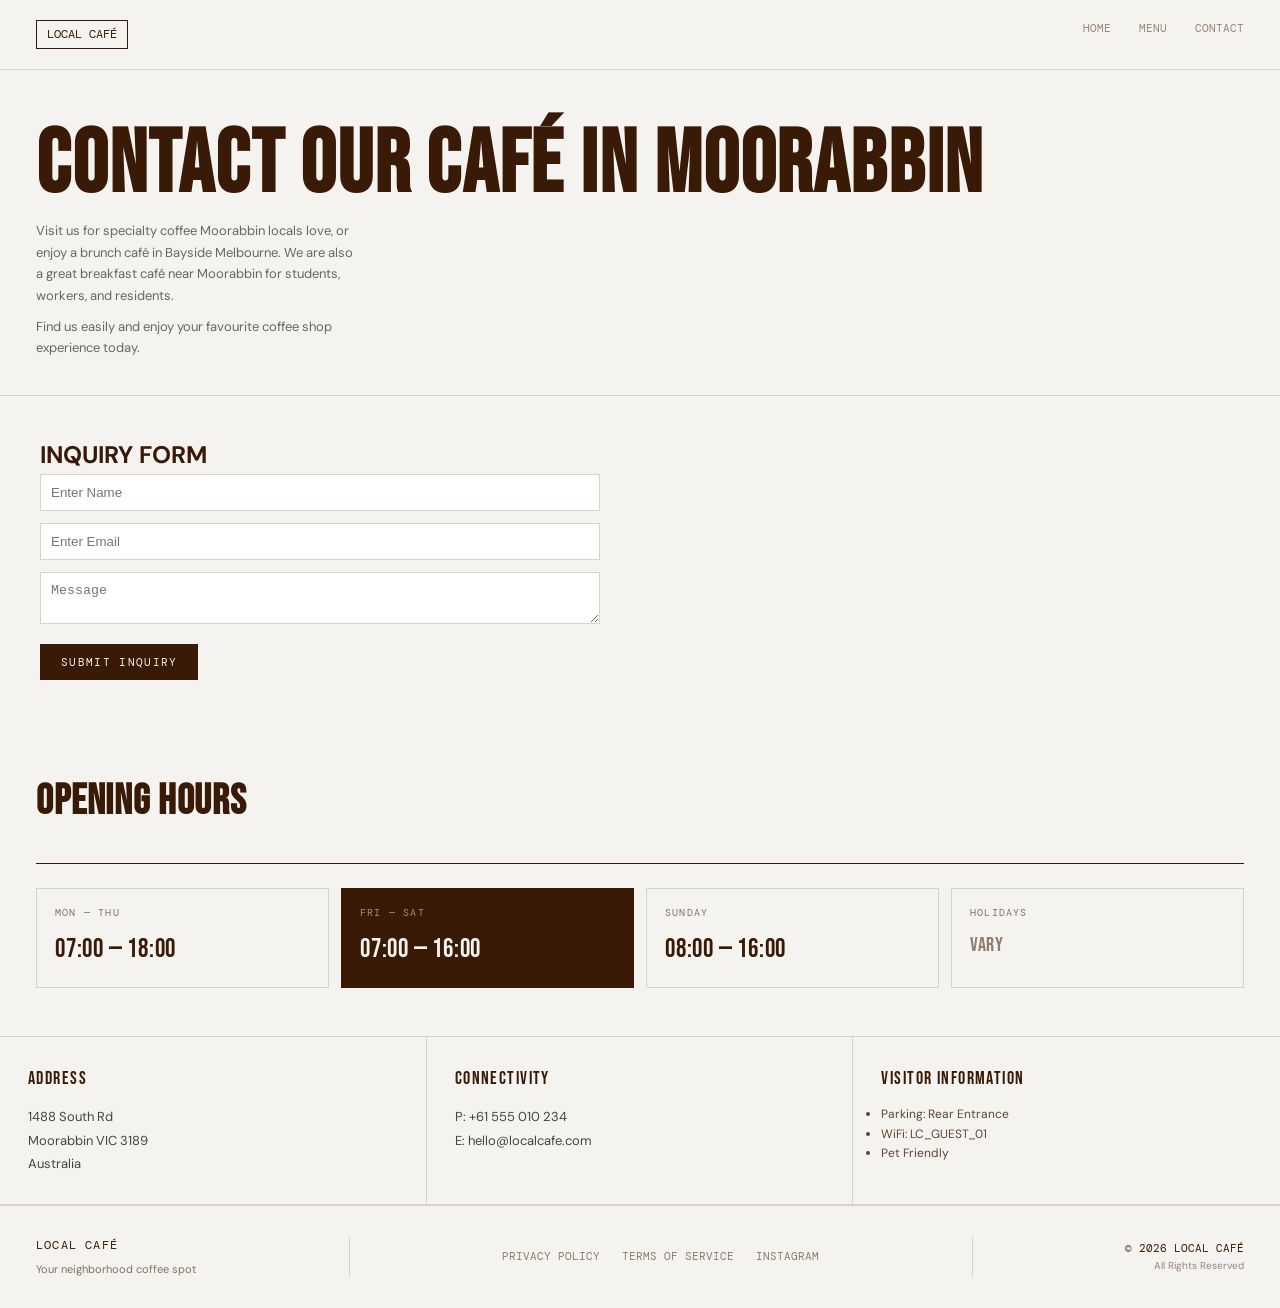
<file: contact.html>
<!DOCTYPE html>
<html lang="en">
<head>
  <meta charset="UTF-8" />
  <meta name="viewport" content="width=device-width, initial-scale=1.0"/>
  <title>Contact - Local Café</title>

  <link rel="preconnect" href="https://fonts.googleapis.com">
  <link rel="preconnect" href="https://fonts.gstatic.com" crossorigin>
  <link href="https://fonts.googleapis.com/css2?family=Bebas+Neue&family=DM+Mono&family=DM+Sans&display=swap" rel="stylesheet">

  <link rel="stylesheet" href="./style.css">

 <!-- Google tag (gtag.js) -->
<script async src="https://www.googletagmanager.com/gtag/js?id=G-DY2CH483L8"></script>
<script>
  window.dataLayer = window.dataLayer || [];
  function gtag(){dataLayer.push(arguments);}
  gtag('js', new Date());

  gtag('config', 'G-DY2CH483L8');
</script>
</head>

<body>

<div id="page-contact">

  <!-- NAV -->
  <nav>
    <div class="nav-logo">Local Café</a></div>
    <div class="nav-links">
      <a href="./index.html">Home</a>
      <a href="./menu.html">Menu</a>
      <a href="./contact.html" class="active">Contact</a>
    </div>
  </nav>

  <main>

    <div class="page-header">
      <div class="page-header-left">
        <h1>Contact Our Café in Moorabbin</h1>
        <p>Visit us for specialty coffee Moorabbin locals love, or enjoy a brunch café in Bayside Melbourne. We are also a great breakfast café near Moorabbin for students, workers, and residents.</p>
        <p>Find us easily and enjoy your favourite coffee shop experience today.</p>
      </div>
    </div>

    <div class="contact-grid">
      <!-- FORM -->
      <div class="inquiry-panel">
        <h2>INQUIRY FORM</h2>

        <input class="form-control" placeholder="Enter Name">
        <input class="form-control" placeholder="Enter Email">
        <textarea class="form-control" placeholder="Message"></textarea>

        <button class="btn btn-dark">Submit Inquiry</button>
      </div>

      <!-- MAP -->
      <div class="map-panel">
        <div class="map-placeholder">
          <!-- Map would be embedded here -->
           <iframe 
            src="https://www.google.com/maps?q=Moorabbin%20VIC&output=embed"
            width="100%" 
            height="300" 
            style="border:0;"
            allowfullscreen>
            </iframe>
        </div>
      </div>
    </div>

        <!-- Hours -->
    <section class="hours-section">
      <div class="hours-header">
        <h2>OPENING HOURS</h2>
      </div>

      <div class="hours-rule"></div>

      <div class="hours-grid">
        <div class="hours-card">
          <div class="hours-day">Mon — Thu</div>
          <div class="hours-time">07:00 — 18:00</div>
        </div>

        <div class="hours-card highlight">
          <div class="hours-day">Fri — Sat</div>
          <div class="hours-time">07:00 — 16:00</div>
        </div>

        <div class="hours-card">
          <div class="hours-day">Sunday</div>
          <div class="hours-time">08:00 — 16:00</div>
        </div>

        <div class="hours-card">
          <div class="hours-day">Holidays</div>
          <div class="hours-time" style="font-size:20px;opacity:0.55;">Vary</div>
        </div>
      </div>
    </section>

   <!-- Info Row -->
    <div class="contact-info-row">
      <div class="info-card">
        <div class="info-card-title">ADDRESS</div>
        <address>
          1488 South Rd<br>
          Moorabbin VIC 3189<br>
          Australia
        </address>
      </div>
      <div class="info-card">
        <div class="info-card-title">CONNECTIVITY</div>
        <p>
          P: +61 555 010 234<br>
          E: hello@localcafe.com
        </p>
      </div>
      <div class="info-card">
        <div class="info-card-title">Visitor Information</div>
        <ul class="bullet-list">
          <li>Parking: Rear Entrance</li>
          <li>WiFi: LC_GUEST_01</li>
          <li>Pet Friendly</li>
        </ul>
      </div>
    </div>
  </main>

 <!-- FOOTER -->
<footer class="footer">
  
  <div class="footer-left">
    <div class="footer-logo">Local Café</div>
    <p class="footer-tag">Your neighborhood coffee spot</p>
  </div>

  <div class="footer-divider"></div>

  <div class="footer-center">
    <a href="#">Privacy Policy</a>
    <a href="#">Terms of Service</a>
    <a href="#">Instagram</a>
  </div>

  <div class="footer-divider"></div>

  <div class="footer-right">
    <div class="footer-copy">© 2026 Local Café</div>
    <div class="footer-small">All Rights Reserved</div>
  </div>

</footer>

</div>

</body>
</html>
</file>
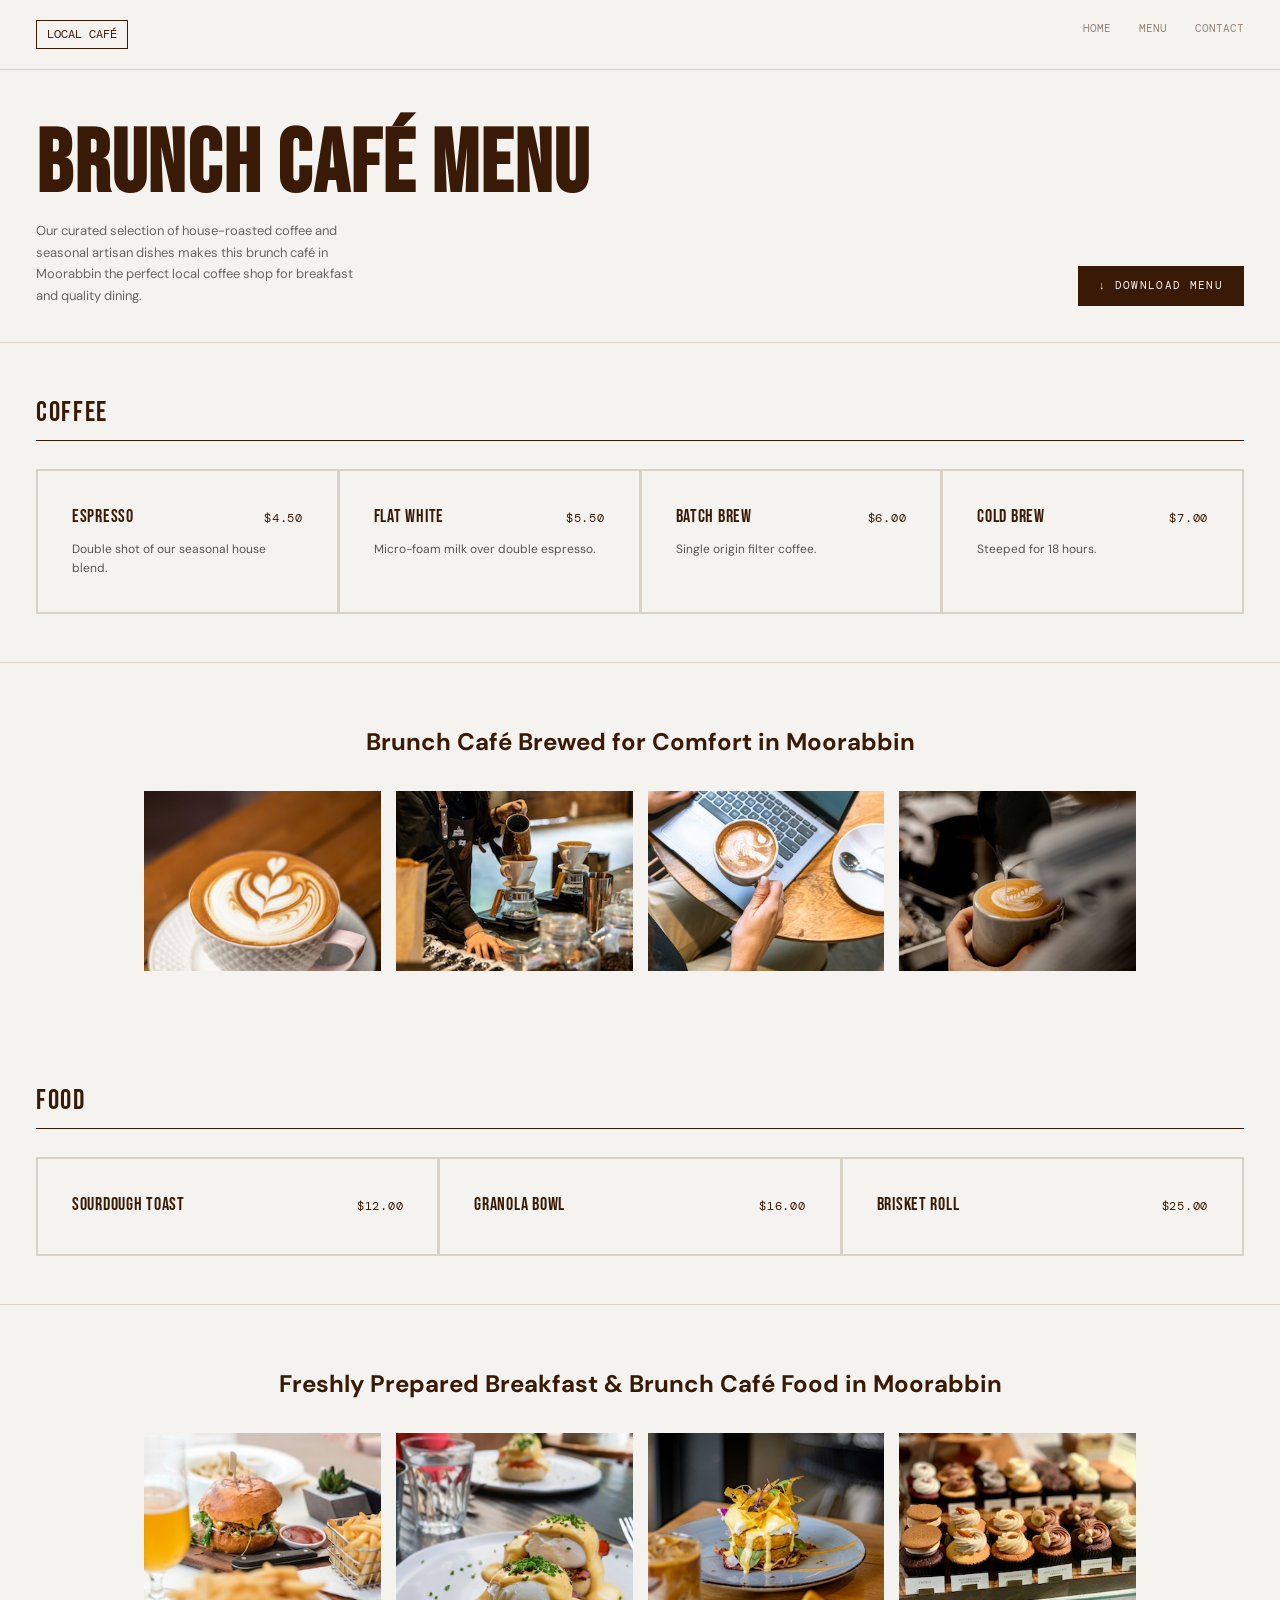
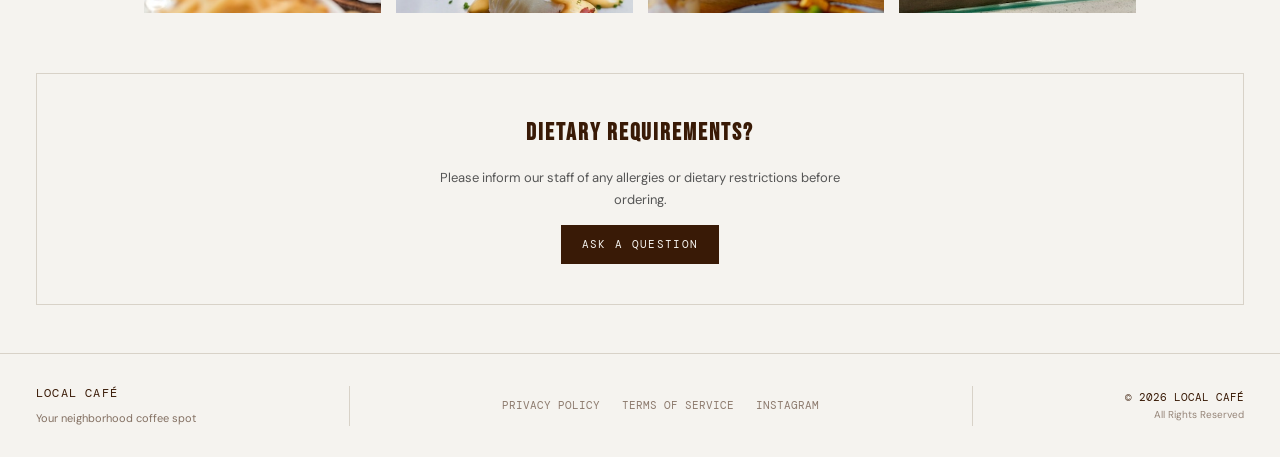
<file: menu.html>
<!DOCTYPE html>
<html lang="en">
<head>
  <meta charset="UTF-8" />
  <meta name="viewport" content="width=device-width, initial-scale=1.0"/>
  <title>Menu - Local Café</title>

  <link rel="preconnect" href="https://fonts.googleapis.com">
  <link rel="preconnect" href="https://fonts.gstatic.com" crossorigin>
  <link href="https://fonts.googleapis.com/css2?family=Bebas+Neue&family=DM+Mono&family=DM+Sans&display=swap" rel="stylesheet">

  <link rel="stylesheet" href="./style.css">

  
<!-- Google tag (gtag.js) -->
<script async src="https://www.googletagmanager.com/gtag/js?id=G-DY2CH483L8"></script>
<script>
  window.dataLayer = window.dataLayer || [];
  function gtag(){dataLayer.push(arguments);}
  gtag('js', new Date());

  gtag('config', 'G-DY2CH483L8');
</script>
</head>

<body>

<div id="page-menu">

  <!-- NAV -->
  <nav>
    <div class="nav-logo">Local Café</div>
    <div class="nav-links">
      <a href="./index.html">Home</a>
      <a href="./menu.html" class="active">Menu</a>
      <a href="./contact.html">Contact</a>
    </div>
  </nav>

  <main>

    <div class="page-header">
      <div class="page-header-left">
        <h1>Brunch Café MENU</h1>
        <p>Our curated selection of house-roasted coffee and seasonal artisan dishes makes this brunch café in Moorabbin the perfect local coffee shop for breakfast and quality dining.</p>
      </div>
     <a href="./images/cafe_menu.jpg" download class="btn btn-dark">
  ↓ Download Menu
</a>
    </div>

    <!-- COFFEE -->
    <section class="menu-section">
      <div class="menu-section-title">COFFEE</div>
      <div class="menu-rule"></div>

      <div class="menu-grid-4">
        <div class="menu-card">
          <div class="menu-card-body">
            <div class="menu-card-top">
              <div class="menu-card-name">ESPRESSO</div>
              <div class="menu-card-price">$4.50</div>
            </div>
            <p class="menu-card-desc">Double shot of our seasonal house blend.</p>
          </div>
        </div>

        <div class="menu-card">
          <div class="menu-card-body">
            <div class="menu-card-top">
              <div class="menu-card-name">FLAT WHITE</div>
              <div class="menu-card-price">$5.50</div>
            </div>
            <p class="menu-card-desc">Micro-foam milk over double espresso.</p>
          </div>
        </div>

        <div class="menu-card">
          <div class="menu-card-body">
            <div class="menu-card-top">
              <div class="menu-card-name">BATCH BREW</div>
              <div class="menu-card-price">$6.00</div>
            </div>
            <p class="menu-card-desc">Single origin filter coffee.</p>
          </div>
        </div>

        <div class="menu-card">
          <div class="menu-card-body">
            <div class="menu-card-top">
              <div class="menu-card-name">COLD BREW</div>
              <div class="menu-card-price">$7.00</div>
            </div>
            <p class="menu-card-desc">Steeped for 18 hours.</p>
          </div>
        </div>
      </div>
    </section>

  <!-- Coffee Gallery -->
      <section class="about-gallery">
      <h2>Brunch Café Brewed for Comfort in Moorabbin</h2>
        <div class="gallery-grid">
        <img src="./images/IMG_001.jpg" alt="Gallery Image coffee">
        <img src="./images/IMG_006.jpg" alt="Gallery Image coffee">
        <img src="./images/IMG_0010.jpg" alt="Gallery Image coffee">
        <img src="./images/IMG_0019.jpg" alt="Gallery Image coffee">
         </div>
      </section>
    <!-- FOOD -->
    <section class="menu-section">
      <div class="menu-section-title">FOOD</div>
      <div class="menu-rule"></div>

      <div class="menu-grid-3">
        <div class="menu-card">
          <div class="menu-card-body">
            <div class="menu-card-top">
              <div class="menu-card-name">SOURDOUGH TOAST</div>
              <div class="menu-card-price">$12.00</div>
            </div>
          </div>
        </div>

        <div class="menu-card">
          <div class="menu-card-body">
            <div class="menu-card-top">
              <div class="menu-card-name">GRANOLA BOWL</div>
              <div class="menu-card-price">$16.00</div>
            </div>
          </div>
        </div>

        <div class="menu-card">
          <div class="menu-card-body">
            <div class="menu-card-top">
              <div class="menu-card-name">BRISKET ROLL</div>
              <div class="menu-card-price">$25.00</div>
            </div>
          </div>
        </div>
      </div>
    </section>

     <!-- Food Gallery -->
      <section class="about-gallery">
      <h2>Freshly Prepared Breakfast & Brunch Café Food in Moorabbin</h2>
        <div class="gallery-grid">
        <img src="./images/IMG_0012.jpg" alt="Gallery Image food">
        <img src="./images/IMG_002.jpg" alt="Gallery Image food">
        <img src="./images/IMG_0021.jpg" alt="Gallery Image food">
        <img src="./images/IMG_0023.jpg" alt="Gallery Image cake">
         </div>
      </section>

    <!-- CTA -->
    <div class="dietary-notice">
      <h3>DIETARY REQUIREMENTS?</h3>
      <p>Please inform our staff of any allergies or dietary restrictions before ordering.</p>
      <a href="./contact.html" class="btn btn-dark">Ask a Question</a>
    </div>

  </main>

 <!-- FOOTER -->
<footer class="footer">
  
  <div class="footer-left">
    <div class="footer-logo">Local Café</div>
    <p class="footer-tag">Your neighborhood coffee spot</p>
  </div>

  <div class="footer-divider"></div>

  <div class="footer-center">
    <a href="#">Privacy Policy</a>
    <a href="#">Terms of Service</a>
    <a href="#">Instagram</a>
  </div>

  <div class="footer-divider"></div>

  <div class="footer-right">
    <div class="footer-copy">© 2026 Local Café</div>
    <div class="footer-small">All Rights Reserved</div>
  </div>

</footer>
</div>  
</body>
</html>
</file>
<file: style.css>
*, *::before, *::after {
  box-sizing: border-box;
  margin: 0;
  padding: 0;
}


:root {
  --black: #391a06;
  --white: #f5f3ef;
  --cream: #bcad97;
  --border: #d8d2c8;

  --mono: 'DM Mono', monospace;
  --sans: 'DM Sans', sans-serif;
  --display: 'Bebas Neue', sans-serif;
}

/* BASE + ANIMATION */
body {
  font-family: var(--sans);
  background: var(--white);
  color: var(--black);
  line-height: 1.6;
  animation: fadeIn 0.8s ease-in;
}

@keyframes fadeIn {
  from { opacity: 0; transform: translateY(10px); }
  to { opacity: 1; transform: translateY(0); }
}

/* NAV (smooth hover) */
nav {
  display: flex;
  justify-content: space-between;
  padding: 20px 36px;
  border-bottom: 1px solid var(--border);
  position: sticky;
  top: 0;
  background: var(--white);
  z-index: 10;
}

.nav-logo {
  font-family: var(--mono);
  font-size: 12px;
  border: 1px solid var(--black);
  padding: 4px 10px;
  text-transform: uppercase;
}

.nav-links {
  display: flex;
  gap: 28px;
}

.nav-links a {
  text-decoration: none;
  font-size: 11px;
  text-transform: uppercase;
  font-family: var(--mono);
  color: var(--black);
  opacity: 0.5;
  transition: all 0.3s ease;
  position: relative;
}

.nav-links a:hover {
  opacity: 1;
}

.nav-links a::after {
  content: "";
  position: absolute;
  left: 0;
  bottom: -4px;
  width: 0%;
  height: 1px;
  background: var(--black);
  transition: 0.3s;
}

.nav-links a:hover::after {
  width: 100%;
}

/* HERO (image + zoom effect) */
.hero {
  display: grid;
  grid-template-columns: 1fr 1fr;
  border-bottom: 1px solid var(--border);
  overflow: hidden;
}

.hero-left {
  padding: 70px;
}

.hero-left h1 {
  font-family: var(--display);
  font-size: clamp(70px, 8vw, 120px);
  line-height: 0.9;
}

.hero-tagline {
  background: var(--black);
  color: var(--white);
  display: inline-block;
  padding: 6px 12px;
  font-size: 11px;
  margin-top: 12px;
}

/* HERO IMAGE */
.hero-right {
  background: url('./images/IMG_005.jpg');
  background-size: cover;
  background-position: center;
}


@media (max-width: 768px) {

  .hero {
    grid-template-columns: 1fr;
  }

  .hero-left {
    padding: 30px;
    text-align: center;
  }

  .hero-left h1 {
    font-size: clamp(42px, 10vw, 70px);
  }

  .hero-right {
    height: 280px;
    transform: none;
  }
}

/* SECTIONS (hover lift) */
.about-section,
.hours-section,
.menu-section,
.contact-grid {
  transition: transform 0.3s ease;
}

.about-section:hover,
.menu-section:hover {
  transform: translateY(-3px);
}

/* ABOUT IMAGE*/
.about-section {
  display: grid;
  grid-template-columns: 1fr 1fr;
  border-bottom: 1px solid var(--border);
}

.about-img {
  background: url('./images/IMG_0017.jpg');
  background-size: cover;
  background-position: center;
  min-height: 400px;
}

.about-content {
  padding: 60px;
}

.about-content h2 {
  font-family: var(--display);
  font-size: 55px;
}

@media (max-width: 768px) {

  .about-section {
    grid-template-columns: 1fr;
  }

  .about-content {
    padding: 24px;
  }

  .about-content h2 {
    font-size: 36px;
  }

  .about-img {
    min-height: 250px;
  }
}

/*HOURS (card hover) */
    /* Hours Section */
    .hours-section {
      padding: 48px 36px;
      border-bottom: 1px solid var(--border);
    }

    .hours-header {
      display: flex;
      align-items: baseline;
      justify-content: space-between;
      margin-bottom: 28px;
    }

    .hours-header h2 {
      font-family: var(--display);
      font-size: 42px;
      letter-spacing: 0.02em;
    }

    .hours-updated {
      font-family: var(--mono);
      font-size: 10px;
      letter-spacing: 0.1em;
      text-transform: uppercase;
      opacity: 0.45;
    }

    .hours-rule {
      height: 1px;
      background: var(--black);
      margin-bottom: 24px;
    }

    .hours-grid {
      display: grid;
      grid-template-columns: repeat(4, 1fr);
      gap: 12px;
    }

    .hours-card {
      border: 1px solid var(--border);
      padding: 16px 18px;
    }

    .hours-card.highlight {
      background: var(--black);
      color: var(--white);
      border-color: var(--black);
    }

    .hours-day {
      font-family: var(--mono);
      font-size: 10px;
      letter-spacing: 0.12em;
      text-transform: uppercase;
      opacity: 0.6;
      margin-bottom: 8px;
    }

    .hours-time {
      font-family: var(--display);
      font-size: 26px;
      letter-spacing: 0.03em;
    }

    .hours-card.highlight .hours-day { opacity: 0.55; }

  @media (max-width: 768px) {
  .hours-grid {
    grid-template-columns: repeat(2, 1fr);
  }
  .hours-header {
    flex-direction: column;
    align-items: flex-start;
    gap: 10px;
  }
  .hours-card {
    padding: 14px;
  }
  .hours-time {
    font-size: 22px;
  }
}

 /* CTA Banner */
    .cta-banner {
      background: var(--black);
      color: var(--white);
      padding: 72px 36px;
      text-align: center;
      display: flex;
      flex-direction: column;
      align-items: center;
      gap: 20px;
    }

    .cta-banner h2 {
      font-family: var(--display);
      font-size: clamp(42px, 7vw, 80px);
      letter-spacing: 0.04em;
    }

    .cta-banner p {
      font-size: 14px;
      opacity: 0.65;
      max-width: 380px;
      line-height: 1.7;
    }
      .cta-btn-group { display: flex; gap: 12px; flex-wrap: wrap; justify-content: center; }
  .btn {
      font-family: var(--mono);
      font-size: 11px;
      letter-spacing: 0.12em;
      text-transform: uppercase;
      padding: 12px 24px;
      border: 1px solid currentColor;
      cursor: pointer;
      text-decoration: none;
      transition: background 0.2s, color 0.2s;
      display: inline-block;
    }

    .btn-primary {
      background: var(--white);
      color: var(--black);
      border-color: var(--white);
    }
    .btn-primary:hover { background: var(--cream); }

    .btn-outline {
      background: transparent;
      color: var(--white);
      border-color: rgba(255,255,255,0.4);
    }
    .btn-outline:hover { border-color: var(--white); background: rgba(255,255,255,0.08); }

    .btn-dark {
      background: var(--black);
      color: var(--white);
      border-color: var(--black);
    }
    .btn-dark:hover { background: #333; }

    .btn-sm {
      font-family: var(--mono);
      font-size: 10px;
      letter-spacing: 0.1em;
      text-transform: uppercase;
      padding: 6px 14px;
      border: 1px solid var(--border);
      cursor: pointer;
      background: transparent;
      transition: background 0.15s;
    }
    .btn-sm:hover { background: var(--cream); }
    
/* MENU (image cards) */
.menu-grid-4 {
  display: grid;
  grid-template-columns: repeat(4, 1fr);
}

.menu-grid-3 {
  display: grid;
  grid-template-columns: repeat(3, 1fr);
}

.menu-card {
  border: 1px solid var(--border);
  padding: 18px;
  transition: 0.3s ease;
  background: white;
}

.menu-card:hover {
  transform: translateY(-6px);
  box-shadow: 0 10px 20px rgba(0,0,0,0.08);
}

/* MENU IMAGES */
  .page-header {
      padding: 52px 36px 36px;
      border-bottom: 1px solid var(--border);
      display: flex;
      align-items: flex-end;
      justify-content: space-between;
      gap: 24px;
    }
 
    .page-header-left h1 {
      font-family: var(--display);
      font-size: clamp(52px, 8vw, 88px);
      line-height: 1;
      letter-spacing: 0.02em;
    }
 
    .page-header-left p {
      font-size: 13px;
      color: #666;
      max-width: 320px;
      margin-top: 10px;
      line-height: 1.65;
    }
 
    .menu-section {
      padding: 48px 36px;
      border-bottom: 1px solid var(--border);
    }
 
    .menu-section-title {
      font-family: var(--display);
      font-size: 28px;
      letter-spacing: 0.06em;
      margin-bottom: 4px;
    }
 
    .menu-rule { height: 1px; background: var(--black); margin-bottom: 28px; }
 
  /* Coffee cards — 4 col */
    .menu-grid-4 {
      display: grid;
      grid-template-columns: repeat(4, 1fr);
      gap: 1px;
      background: var(--border);
      border: 1px solid var(--border);
}

/* Food cards — 3 col */
    .menu-grid-3 {
      display: grid;
      grid-template-columns: repeat(3, 1fr);
      gap: 1px;
      background: var(--border);
      border: 1px solid var(--border);
}
 
    .menu-card {
      background: var(--white);
      display: flex;
      flex-direction: column;
    }
 
    .menu-card-img {
      aspect-ratio: 4/3;
      background: var(--cream);
      position: relative;
      display: flex;
      align-items: center;
      justify-content: center;
      overflow: hidden;
    }
 
    .menu-card-body { padding: 14px 16px 16px; display: flex; flex-direction: column; gap: 8px; flex: 1; }
 
    .menu-card-top {
      display: flex;
      justify-content: space-between;
      align-items: baseline;
    }
 
    .menu-card-name {
      font-family: var(--display);
      font-size: 18px;
      letter-spacing: 0.04em;
    }
 
    .menu-card-price {
      font-family: var(--mono);
      font-size: 12px;
      letter-spacing: 0.06em;
    }
 
    .menu-card-desc {
      font-size: 12px;
      color: #555;
      line-height: 1.6;
    }
 
    .menu-card-extras { font-size: 11px; color: #555; display: flex; flex-direction: column; gap: 4px; }
    .menu-card-extras span { display: flex; align-items: center; gap: 6px; }
    .menu-card-extras span::before { content: '▪'; font-size: 8px; }
 
    .tag {
      font-family: var(--mono);
      font-size: 9px;
      letter-spacing: 0.12em;
      text-transform: uppercase;
      border: 1px solid var(--border);
      padding: 3px 7px;
      display: inline-block;
      width: fit-content;
    }
 
    .tag-row { display: flex; gap: 6px; flex-wrap: wrap; margin-top: 2px; }


  @media (max-width: 768px) {
    .menu-grid-4 {
      grid-template-columns: repeat(2, 1fr);
    }
    .menu-grid-3 {
      grid-template-columns: repeat(1, 1fr);
    }
    }

    /* Gallery */
    .about-gallery{
    text-align:center;
    padding:60px 20px;
    }

    .gallery-grid{
    display:grid;
    grid-template-columns:repeat(4,1fr);
    gap:15px;
    margin-top:30px;
    padding:0 10%;
    }

    .gallery-grid img{
    width:100%;
    height:180px;
    object-fit:cover;
    }
 
    /* Dietary notice */
    .dietary-notice {
      margin: 0 36px 48px;
      border: 1px solid var(--border);
      padding: 40px 36px;
      text-align: center;
      display: flex;
      flex-direction: column;
      align-items: center;
      gap: 14px;
    }
 
    .dietary-notice h3 {
      font-family: var(--display);
      font-size: 24px;
      letter-spacing: 0.08em;
    }
 
    .dietary-notice p {
      font-size: 13px;
      color: #555;
      max-width: 400px;
      line-height: 1.7;
    }
/* Info cards row */
    .contact-info-row {
      display: grid;
      grid-template-columns: 1fr 1fr 1fr;
      border-bottom: 1px solid var(--border);
    }
    .info-card {
      padding: 28px 28px;
      border-right: 1px solid var(--border);
    }
 
    .info-card:last-child { border-right: none; }
 
    .info-card-title {
      font-family: var(--display);
      font-size: 18px;
      letter-spacing: 0.08em;
      margin-bottom: 12px;
    }
 
    .info-card p, .info-card address {
      font-size: 13px;
      line-height: 1.8;
      font-style: normal;
      color: #444;
    }
 
    .info-card .bullet-list li {
      font-size: 12px;
      opacity: 0.8;
    }

@media (max-width: 768px) {

  .contact-info-row {
    grid-template-columns: 1fr;
  }

  .info-card {
    border-right: none;
    border-bottom: 1px solid var(--border);
  }

  .info-card:last-child {
    border-bottom: none;
  }

  .info-card {
    padding: 20px;
  }

  .info-card-title {
    font-size: 16px;
  }

  .info-card p,
  .info-card address {
    font-size: 12px;
  }
}

/* CONTACT */
.contact-grid {
  display: grid;
  grid-template-columns: 1fr 1fr;
}

.inquiry-panel {
  padding: 40px;
}

.form-control {
  width: 100%;
  padding: 10px;
  margin-bottom: 12px;
  border: 1px solid var(--border);
  transition: 0.3s;
}

.form-control:focus {
  outline: none;
  border-color: var(--black);
}

/* MAP */
.map-panel {
  background-size: cover;
  background-position: center;
  transition: transform 0.5s;
}

.map-panel:hover {
  transform: scale(1.02);
}

@media (max-width: 768px) {

  .contact-grid {
    grid-template-columns: 1fr;
  }

  .inquiry-panel {
    padding: 24px;
  }

  .form-control {
    font-size: 14px;
  }

  .map-panel {
    height: 250px;
    transform: none;
  }
}

/* BUTTONS */
.btn {
  padding: 10px 20px;
  border: 1px solid var(--black);
  text-decoration: none;
  display: inline-block;
  transition: 0.3s ease;
}

.btn:hover {
  background: var(--black);
  color: white;
}
/* Testimonials section */
#testimonials {
  background-color: #F5F1EC;
  padding: 60px 20px;
  margin-top: 50px;
}

/* Section title */
.section-title {
  font-size: 28px;
  margin-bottom: 40px;
}

/* Layout for cards */
.testimonial-wrapper {
  display: flex;
  gap: 25px;
  justify-content: center;
  flex-wrap: wrap;
}

/* Card style */
.testimonial-card {
  background: white;
  padding: 25px;
  width: 280px;
  box-shadow: 0 4px 10px rgba(0,0,0,0.08);
  text-align: center;
}

/* Review text */
.testimonial-card p {
  font-style: italic;
  color: #555;
}

/* Name */
.testimonial-card h4 {
  margin-top: 20px;
  color: #4B2E2B;
}
/* FOOTER MAIN */
footer.footer {
  display: flex;
  align-items: center;
  justify-content: space-between;

  padding: 30px 36px;
  border-top: 1px solid var(--border);
  background: var(--white);
}

/* LEFT */
.footer-left {
  display: flex;
  flex-direction: column;
  gap: 6px;
}

.footer-logo {
  font-family: var(--mono);
  font-size: 12px;
  text-transform: uppercase;
  letter-spacing: 0.1em;
}

.footer-tag {
  font-size: 11px;
  opacity: 0.6;
}

/* CENTER LINKS */
.footer-center {
  display: flex;
  gap: 22px;
  align-items: center;
}

.footer-center a {
  font-size: 11px;
  font-family: var(--mono);
  text-transform: uppercase;
  text-decoration: none;
  color: var(--black);
  opacity: 0.55;
  transition: 0.3s;
}

.footer-center a:hover {
  opacity: 1;
  transform: translateY(-2px);
}

/* RIGHT */
.footer-right {
  text-align: right;
}

.footer-copy {
  font-size: 11px;
  font-family: var(--mono);
  text-transform: uppercase;
}

.footer-small {
  font-size: 10px;
  opacity: 0.5;
}

/* DIVIDER */
.footer-divider {
  width: 1px;
  height: 40px;
  background: var(--border);
  margin: 0 20px;
}

/* MOBILE */
@media (max-width: 768px) {
  footer.footer {
    flex-direction: column;
    gap: 16px;
    text-align: center;
  }

  .footer-divider {
    display: none;
  }

  .footer-right {
    text-align: center;
  }
}
</file>
